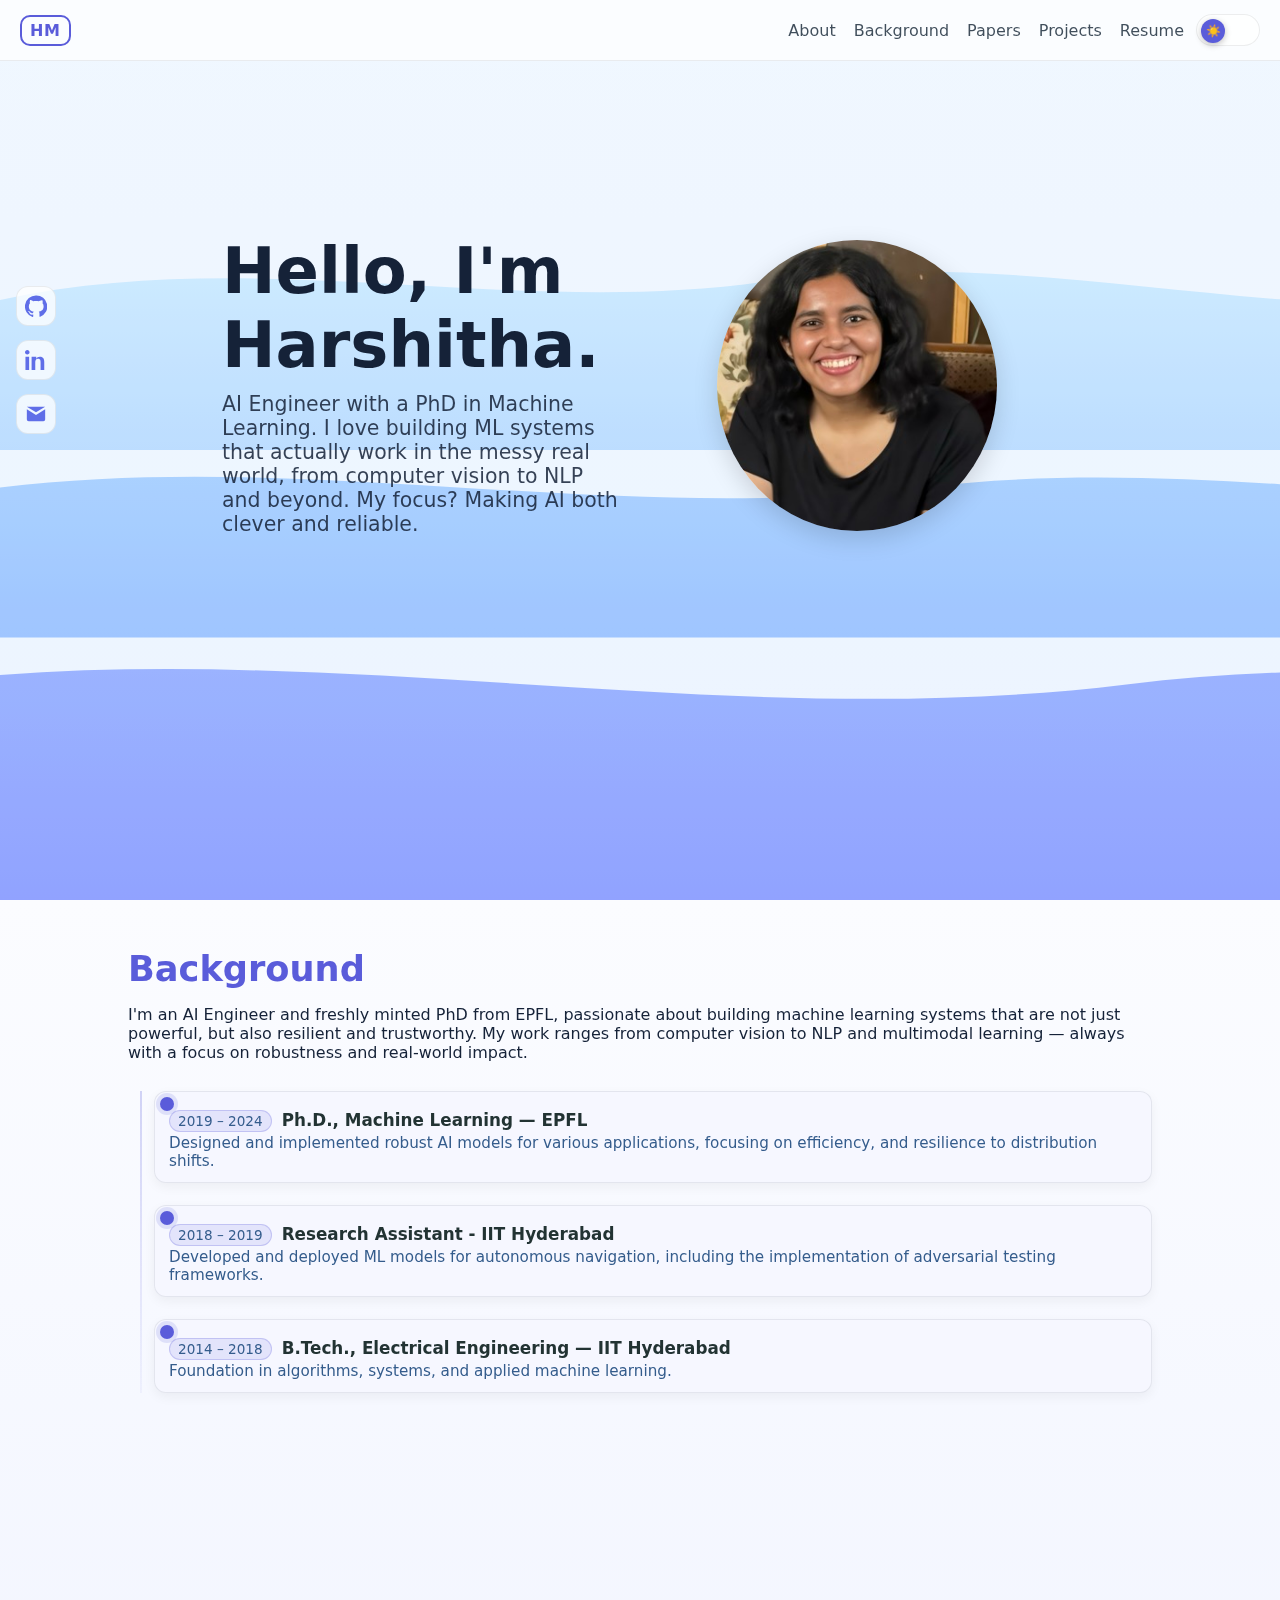
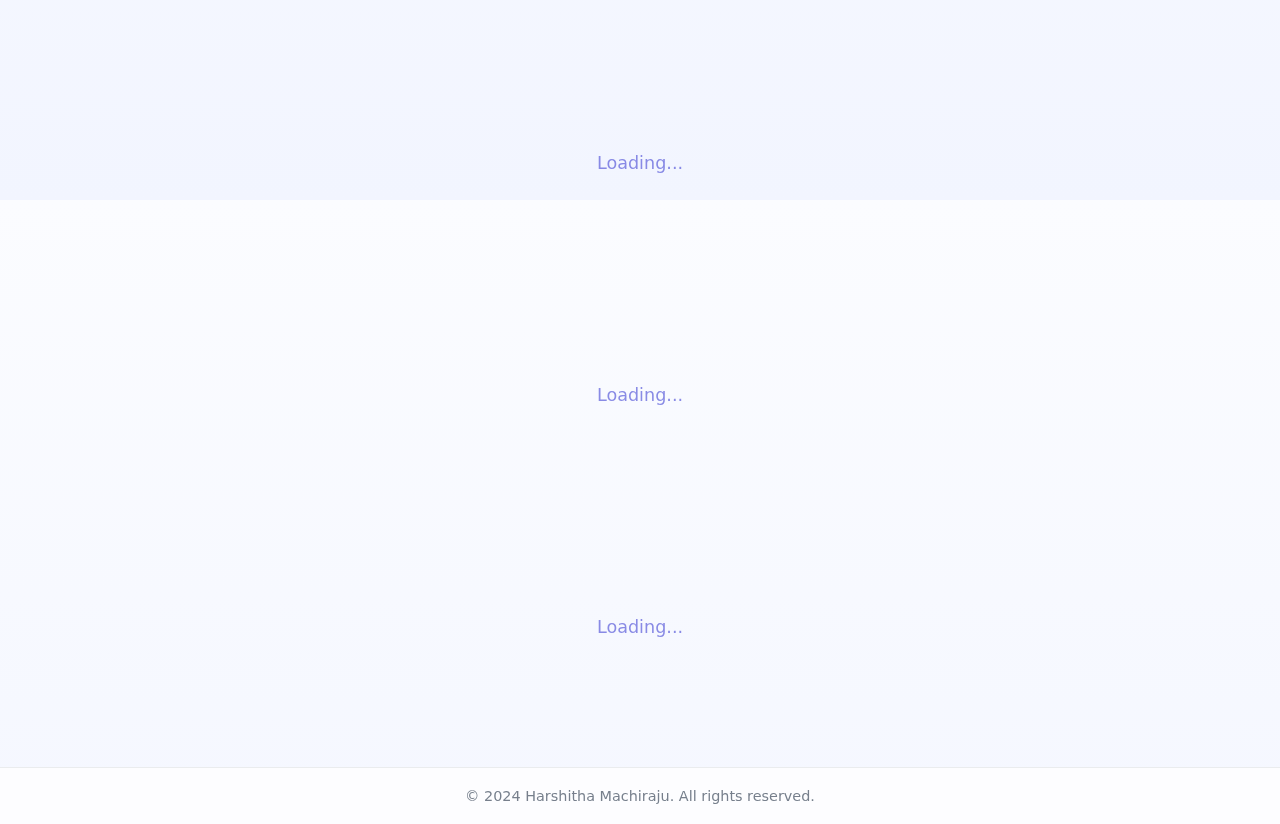
<file: index.html>
<!DOCTYPE html>
<html lang="en">
<head>
  <meta charset="UTF-8" />
  <meta name="viewport" content="width=device-width, initial-scale=1.0" />
  <title>Harshitha Machiraju — Portfolio</title>
  <link rel="icon" href="assets/favicon.svg" type="image/svg+xml" />
  <script>/*! early-theme */(function(){try{var k='hm-theme',t=localStorage.getItem(k);if(t==='dark'||t==='light'){document.documentElement.classList.add(t);} }catch(e){}})();</script>
  <link rel="stylesheet" href="style.css" />
</head>
<body>
  <!-- Flowing waves background -->
  <div class="wave-bg" aria-hidden="true"></div>

  <!-- Sticky header with brand and navigation links -->
  <header class="site-header">
    <a class="brand" href="#">HM</a>
    <button class="menu-toggle" aria-label="Toggle navigation" aria-expanded="false">☰</button>
    <nav class="site-nav" data-collapsible>
      <a href="#about">About</a>
      <a href="#background">Background</a>
      <a href="#papers">Papers</a>
      <a href="#projects">Projects</a>
      <a href="assets/Resume general AI.pdf" target="_blank">Resume</a>
      <input id="theme-toggle" type="checkbox" class="theme-toggle-input" aria-label="Toggle dark mode" />
      <label for="theme-toggle" class="theme-toggle" title="Toggle theme" aria-hidden="true"></label>
      <!-- <a href="#writing">Writing</a> -->
      <!-- <a href="#contact">Contact</a> -->
    </nav>
  </header>

  <!-- Floating social icons bar -->
  <aside class="social-bar" aria-label="Social links">
    <a href="https://github.com/harsmac" aria-label="GitHub" target="_blank" rel="noreferrer">
      <svg width="22" height="22" viewBox="0 0 24 24" fill="currentColor" aria-hidden="true"><path d="M12 .5a12 12 0 0 0-3.8 23.4c.6.1.8-.3.8-.6v-2c-3.3.7-4-1.4-4-1.4-.6-1.4-1.3-1.8-1.3-1.8-1-.7.1-.7.1-.7 1.1.1 1.7 1.2 1.7 1.2 1 1.7 2.7 1.2 3.3.9.1-.8.4-1.2.7-1.5-2.6-.3-5.3-1.3-5.3-5.8 0-1.3.5-2.4 1.2-3.3-.1-.3-.5-1.6.1-3.3 0 0 1-.3 3.4 1.3 1-.3 2-.4 3-.4s2 .1 3 .4C18 5.4 19 5.7 19 5.7c.6 1.7.2 3 .1 3.3.8.9 1.2 2 1.2 3.3 0 4.5-2.7 5.5-5.3 5.8.4.3.8 1 .8 2v3c0 .3.2.7.8.6A12 12 0 0 0 12 .5z"/></svg>
    </a>
    <a href="https://www.linkedin.com/in/harshitha-machiraju" aria-label="LinkedIn" target="_blank" rel="noreferrer">
      <svg width="22" height="22" viewBox="0 0 24 24" fill="currentColor" aria-hidden="true"><path d="M4.98 3.5C4.98 4.88 3.86 6 2.5 6S0 4.88 0 3.5 1.12 1 2.5 1 4.98 2.12 4.98 3.5zM.5 8.5h4V23h-4V8.5zM8.5 8.5h3.8v2h.1c.5-1 1.8-2.1 3.8-2.1 4 0 4.8 2.6 4.8 6v8.6h-4V15c0-1.9 0-4.4-2.7-4.4-2.7 0-3.1 2.1-3.1 4.2V23h-4V8.5z"/></svg>
    </a>
    <a href="mailto:harshitha.acad@gmail.com" aria-label="Email">
      <svg width="22" height="22" viewBox="0 0 24 24" fill="currentColor" aria-hidden="true"><path d="M12 13 2 6.76V18a2 2 0 0 0 2 2h16a2 2 0 0 0 2-2V6.76L12 13zm10-9H2l10 6 10-6z"/></svg>
    </a>
  </aside>

  <main>
    <!-- Hero section -->
    <section class="hero" id="about">
      <div class="hero-text">
        <h1>Hello, I'm Harshitha.</h1>
        <p>AI Engineer with a PhD in Machine Learning. I love building ML systems that actually work in the messy real world, from
        computer vision to NLP and beyond. My focus? Making AI both clever and reliable.</p>
        <!-- <a class="cta" href="#projects">See projects</a> -->
      </div>
      <div class="hero-photo">
        <img src="assets/profile_pic.jpeg" alt="Photo of Harshitha" />
      </div>
    </section>

    <!-- Sections will be loaded dynamically -->
  </main>

  <!-- Parallax scroll script -->
  <script src="parallax.js"></script>
  <!-- Section loader script -->
  <script src="section-loader.js"></script>
  <script src="menu.js"></script>
  <script src="theme.js"></script>

  <!-- Copyright notice -->
  <footer class="copyright">
    <p>&copy; 2024 Harshitha Machiraju. All rights reserved.</p>
  </footer>
</body>
</html>
</file>
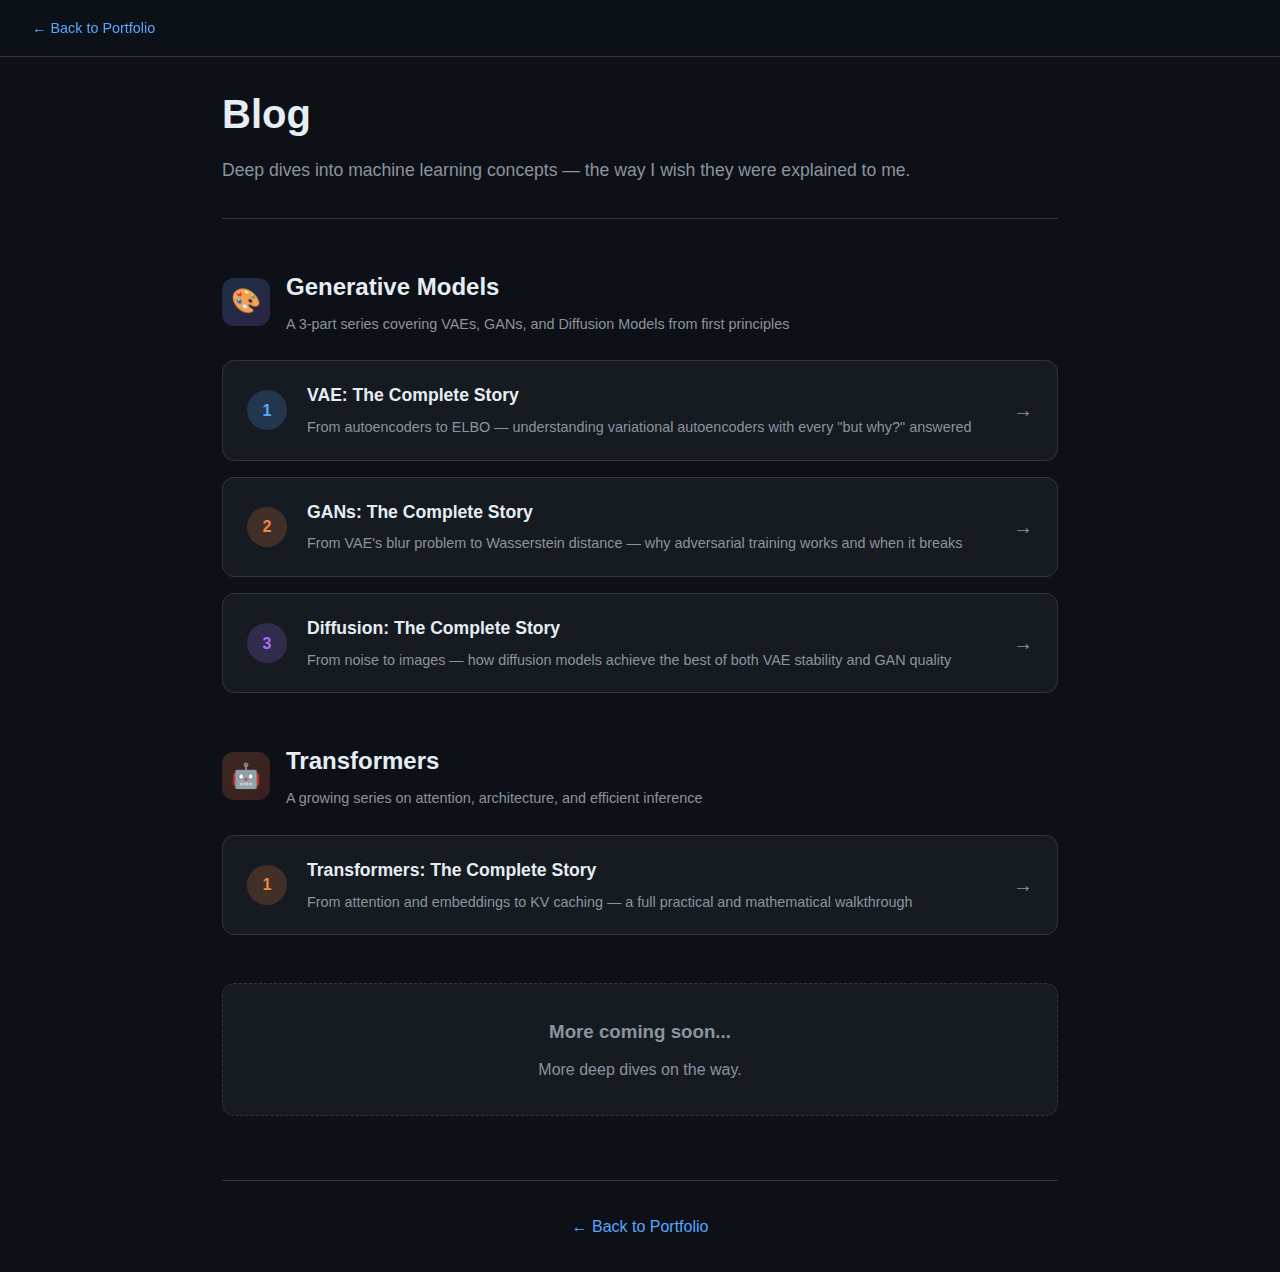
<file: blog/index.html>
<!DOCTYPE html>
<html lang="en">

<head>
    <meta charset="UTF-8">
    <meta name="viewport" content="width=device-width, initial-scale=1.0">
    <title>Blog — Harshitha Machiraju</title>
    <link rel="icon" href="/assets/favicon.svg" type="image/svg+xml">
    <style>
        :root {
            --bg: #0d1117;
            --bg-secondary: #161b22;
            --bg-tertiary: #21262d;
            --text: #e6edf3;
            --text-muted: #8b949e;
            --accent: #58a6ff;
            --accent-green: #3fb950;
            --accent-orange: #f0883e;
            --accent-purple: #a371f7;
            --border: #30363d;
        }

        * {
            margin: 0;
            padding: 0;
            box-sizing: border-box;
        }

        body {
            font-family: -apple-system, BlinkMacSystemFont, 'Segoe UI', Roboto, Oxygen, Ubuntu, sans-serif;
            background: var(--bg);
            color: var(--text);
            line-height: 1.7;
            padding: 2rem;
            padding-top: 80px;
            max-width: 900px;
            margin: 0 auto;
        }

        /* Navigation Header */
        .blog-nav {
            position: fixed;
            top: 0;
            left: 0;
            right: 0;
            background: rgba(13, 17, 23, 0.95);
            backdrop-filter: blur(10px);
            border-bottom: 1px solid var(--border);
            padding: 1rem 2rem;
            z-index: 100;
            display: flex;
            justify-content: space-between;
            align-items: center;
        }

        .blog-nav a {
            color: var(--accent);
            text-decoration: none;
            font-size: 0.9rem;
            transition: opacity 0.2s;
        }

        .blog-nav a:hover {
            opacity: 0.8;
        }

        .blog-nav .back-link {
            display: flex;
            align-items: center;
            gap: 0.5rem;
        }

        /* Page Header */
        .page-header {
            margin-bottom: 3rem;
            padding-bottom: 2rem;
            border-bottom: 1px solid var(--border);
        }

        .page-header h1 {
            font-size: 2.5rem;
            margin-bottom: 0.5rem;
            color: var(--text);
        }

        .page-header p {
            color: var(--text-muted);
            font-size: 1.1rem;
        }

        /* Series Section */
        .series-section {
            margin-bottom: 3rem;
        }

        .series-header {
            display: flex;
            align-items: center;
            gap: 1rem;
            margin-bottom: 1.5rem;
        }

        .series-icon {
            width: 48px;
            height: 48px;
            border-radius: 12px;
            display: flex;
            align-items: center;
            justify-content: center;
            font-size: 1.5rem;
        }

        .series-icon.generative {
            background: linear-gradient(135deg, rgba(88, 166, 255, 0.2), rgba(163, 113, 247, 0.2));
        }

        .series-icon.transformers {
            background: linear-gradient(135deg, rgba(240, 136, 62, 0.2), rgba(248, 81, 73, 0.2));
        }

        .series-title {
            flex: 1;
        }

        .series-title h2 {
            font-size: 1.5rem;
            color: var(--text);
            margin-bottom: 0.25rem;
        }

        .series-title p {
            color: var(--text-muted);
            font-size: 0.9rem;
            margin: 0;
        }

        /* Chapter List */
        .chapter-list {
            display: flex;
            flex-direction: column;
            gap: 1rem;
        }

        .chapter-card {
            display: flex;
            align-items: center;
            gap: 1.25rem;
            padding: 1.25rem 1.5rem;
            background: var(--bg-secondary);
            border: 1px solid var(--border);
            border-radius: 12px;
            text-decoration: none;
            color: inherit;
            transition: all 0.2s ease;
        }

        .chapter-card:hover {
            background: var(--bg-tertiary);
            border-color: var(--accent);
            transform: translateX(4px);
        }

        .chapter-number {
            width: 40px;
            height: 40px;
            border-radius: 50%;
            display: flex;
            align-items: center;
            justify-content: center;
            font-weight: 700;
            font-size: 1rem;
            flex-shrink: 0;
        }

        .chapter-number.vae {
            background: rgba(88, 166, 255, 0.2);
            color: var(--accent);
        }

        .chapter-number.gan {
            background: rgba(240, 136, 62, 0.2);
            color: var(--accent-orange);
        }

        .chapter-number.diffusion {
            background: rgba(163, 113, 247, 0.2);
            color: var(--accent-purple);
        }

        .chapter-number.transformers {
            background: rgba(240, 136, 62, 0.2);
            color: var(--accent-orange);
        }

        .chapter-content {
            flex: 1;
        }

        .chapter-content h3 {
            font-size: 1.1rem;
            color: var(--text);
            margin-bottom: 0.25rem;
        }

        .chapter-content p {
            color: var(--text-muted);
            font-size: 0.9rem;
            margin: 0;
        }

        .chapter-arrow {
            color: var(--text-muted);
            font-size: 1.25rem;
            transition: transform 0.2s;
        }

        .chapter-card:hover .chapter-arrow {
            transform: translateX(4px);
            color: var(--accent);
        }

        /* Coming Soon */
        .coming-soon {
            background: var(--bg-secondary);
            border: 1px dashed var(--border);
            border-radius: 12px;
            padding: 2rem;
            text-align: center;
            color: var(--text-muted);
        }

        .coming-soon h3 {
            margin-bottom: 0.5rem;
            color: var(--text-muted);
        }

        /* Footer */
        .blog-footer {
            margin-top: 4rem;
            padding-top: 2rem;
            border-top: 1px solid var(--border);
            text-align: center;
            color: var(--text-muted);
        }

        .blog-footer a {
            color: var(--accent);
            text-decoration: none;
        }

        .blog-footer a:hover {
            text-decoration: underline;
        }

        @media (max-width: 600px) {
            body {
                padding: 1rem;
                padding-top: 70px;
            }

            .blog-nav {
                padding: 0.75rem 1rem;
            }

            .page-header h1 {
                font-size: 1.8rem;
            }

            .chapter-card {
                padding: 1rem;
            }

            .chapter-content p {
                display: none;
            }
        }
    </style>
</head>

<body>
    <!-- Navigation -->
    <nav class="blog-nav">
        <a href="../index.html#blog" class="back-link">← Back to Portfolio</a>
    </nav>

    <!-- Page Header -->
    <header class="page-header">
        <h1>Blog</h1>
        <p>Deep dives into machine learning concepts — the way I wish they were explained to me.</p>
    </header>

    <!-- Generative Models Series -->
    <section class="series-section">
        <div class="series-header">
            <div class="series-icon generative">🎨</div>
            <div class="series-title">
                <h2>Generative Models</h2>
                <p>A 3-part series covering VAEs, GANs, and Diffusion Models from first principles</p>
            </div>
        </div>

        <div class="chapter-list">
            <a href="vae.html" class="chapter-card">
                <div class="chapter-number vae">1</div>
                <div class="chapter-content">
                    <h3>VAE: The Complete Story</h3>
                    <p>From autoencoders to ELBO — understanding variational autoencoders with every "but why?" answered
                    </p>
                </div>
                <span class="chapter-arrow">→</span>
            </a>

            <a href="gan.html" class="chapter-card">
                <div class="chapter-number gan">2</div>
                <div class="chapter-content">
                    <h3>GANs: The Complete Story</h3>
                    <p>From VAE's blur problem to Wasserstein distance — why adversarial training works and when it
                        breaks</p>
                </div>
                <span class="chapter-arrow">→</span>
            </a>

            <a href="diffusion.html" class="chapter-card">
                <div class="chapter-number diffusion">3</div>
                <div class="chapter-content">
                    <h3>Diffusion: The Complete Story</h3>
                    <p>From noise to images — how diffusion models achieve the best of both VAE stability and GAN
                        quality</p>
                </div>
                <span class="chapter-arrow">→</span>
            </a>

        </div>
    </section>

    <!-- Transformers Series -->
    <section class="series-section">
        <div class="series-header">
            <div class="series-icon transformers">🤖</div>
            <div class="series-title">
                <h2>Transformers</h2>
                <p>A growing series on attention, architecture, and efficient inference</p>
            </div>
        </div>

        <div class="chapter-list">
            <a href="transformers.html" class="chapter-card">
                <div class="chapter-number transformers">1</div>
                <div class="chapter-content">
                    <h3>Transformers: The Complete Story</h3>
                    <p>From attention and embeddings to KV caching — a full practical and mathematical walkthrough</p>
                </div>
                <span class="chapter-arrow">→</span>
            </a>
        </div>
    </section>

    <!-- Coming Soon -->
    <section class="series-section">
        <div class="coming-soon">
            <h3>More coming soon...</h3>
            <p>More deep dives on the way.</p>
        </div>
    </section>

    <!-- Footer -->
    <footer class="blog-footer">
        <p>
            <a href="../index.html#blog">← Back to Portfolio</a>
        </p>
    </footer>
</body>

</html>
</file>
<file: style.css>
/*
  Styles for Harshitha Machiraju's portfolio
  This stylesheet combines a soft pastel palette with a flowing wave
  background. It is tailored to be ADHD‑friendly: clean typography,
  generous whitespace and gentle interactions.
*/

/* Base resets and root variables */
* {
  box-sizing: border-box;
}

html,
body {
  height: 100%;
}

body {
  margin: 0;
  font-family: ui-sans-serif, system-ui, -apple-system, Segoe UI, Roboto, Inter, 'Helvetica Neue', Arial, 'Noto Sans', 'Apple Color Emoji', 'Segoe UI Emoji';
  /* Theme tokens */
  --color-text: #152238;
  /* calm ink */
  --color-surface: rgba(255, 255, 255, 0.75);
  --color-surface-strong: rgba(255, 255, 255, 0.95);
  --color-border: rgba(13, 27, 42, 0.08);
  --brand: #5f6ee8;
  /* slightly softer purple */
  /* Cards (timeline boxes) */
  --card-bg: #f6f7ff;
  /* gentle lavender wash */
  --card-border: rgba(95, 110, 232, 0.18);
  /* Tag/Chip styles */
  --chip-bg: #eef2ff;
  /* subtler than white */
  --chip-border: rgba(95, 110, 232, 0.28);
  --chip-text: #3a4599;
  color: var(--color-text);
  /* Light background – avoids an overly blue cast */
  background: linear-gradient(180deg, #fbfcff, #f2f5ff);
  /* Parallax scroll variable updated by JS */
  --scroll: 0;
}

/* Push content below fixed header height */
main {
  padding-top: 70px;
}

/* Flowing wave background */
/* Use your SVG's real width (W) here */
:root {
  --tile: 2048px;
}

/* example: if your SVG width/viewBox width is 2048 */

.wave-bg {
  position: fixed;
  inset: 0;
  z-index: -1;
  background: url('assets/expansive-waves-oldold.svg') repeat-x left center / var(--tile) 100%;
  animation: drift 30s linear infinite;
  transform: translateY(calc(var(--scroll) * -1px));
  /* keep vertical parallax */
  opacity: 0.8;
}

body.dark .wave-bg {
  opacity: 0.35;
}

@keyframes drift {
  from {
    background-position-x: 500;
  }

  to {
    background-position-x: calc(var(--tile) * -1);
  }
}

/* Header styles */
.site-header {
  position: fixed;
  top: 0;
  left: 0;
  right: 0;
  display: flex;
  align-items: center;
  justify-content: space-between;
  padding: 14px 20px;
  padding-top: calc(14px + env(safe-area-inset-top));
  backdrop-filter: blur(6px);
  background: var(--color-surface);
  border-bottom: 1px solid var(--color-border);
  z-index: 5;
}

.menu-toggle {
  display: none;
  background: none;
  border: 0;
  font-size: 24px;
  line-height: 1;
  color: var(--brand);
}

.brand {
  font-weight: 800;
  letter-spacing: 0.04em;
  text-decoration: none;
  color: #5a5cda;
  border: 2px solid #5a5cda;
  padding: 4px 8px;
  border-radius: 10px;
}

.site-nav {
  display: flex;
  align-items: center;
}

.site-nav a {
  margin-left: 18px;
  text-decoration: none;
  color: #123;
  opacity: 0.8;
  transition: opacity 0.2s ease, color 0.2s ease;
}

.site-nav a:hover {
  opacity: 1;
  color: #5a5cda;
}

/* Toggle control */
.theme-toggle-input {
  display: none;
}

.theme-toggle {
  display: inline-grid;
  grid-template-columns: 1fr 1fr;
  align-items: center;
  width: 64px;
  height: 32px;
  margin-left: 12px;
  padding: 4px;
  border-radius: 999px;
  background: var(--color-surface);
  border: 1px solid var(--color-border);
  position: relative;
  cursor: pointer;
}

.theme-toggle::before {
  content: '';
}

.theme-toggle::after {
  content: '☀️';
  position: absolute;
  top: 4px;
  left: 4px;
  width: 24px;
  height: 24px;
  border-radius: 50%;
  background: #5a5cda;
  box-shadow: 0 2px 6px rgba(0, 0, 0, .25);
  display: grid;
  place-items: center;
  color: #fff;
  font-size: 12px;
  transition: transform .25s ease;
}

.theme-toggle-input:checked+.theme-toggle::before {
  content: '';
}

.theme-toggle-input:checked+.theme-toggle::after {
  transform: translateX(32px);
  content: '🌙';
}

/* Floating social bar */
.social-bar {
  position: fixed;
  left: 16px;
  top: 40%;
  transform: translateY(-50%);
  display: grid;
  gap: 14px;
  z-index: 4;
}

.social-bar a {
  display: grid;
  place-items: center;
  width: 40px;
  height: 40px;
  border-radius: 12px;
  color: var(--brand);
  background: var(--color-surface);
  border: 1px solid var(--color-border);
  transition: transform 0.2s ease, background 0.2s ease;
}

.social-bar a:hover {
  transform: translateY(-2px) scale(1.06);
  background: var(--color-surface-strong);
}

/* Hero section */
/* .hero {
  min-height: 70vh;
  display: grid;
  align-content: center;
  padding: 12vh 10vw 14vh;
  text-align: left;
} */
.hero {
  display: flex;
  align-items: center;
  justify-content: space-between;
  padding: 18vh 10vw;
  min-height: 70vh;
  gap: 2rem;
  /* space between text and photo */
}

.hero h1 {
  font-size: clamp(2.2rem, 5vw, 4rem);
  margin: 0 0 10px;
}

.hero p {
  font-size: clamp(1.05rem, 1.6vw, 1.3rem);
  max-width: 60ch;
  opacity: 0.85;
  margin: 0;
}

/* Left column */
.hero-text {
  flex: 1;
}

/* Right column (photo) */
.hero-photo {
  flex: 1;
  display: flex;
  justify-content: center;
  perspective: 1000px;
}

.hero-photo img {
  max-width: 280px;
  /* control photo size */
  width: 100%;
  height: auto;
  border-radius: 50%;
  /* circle crop */
  box-shadow: 0 8px 24px rgba(0, 0, 0, 0.15);
  object-fit: cover;
  transition: transform 600ms ease;
  transform-origin: 50% 50%;
  backface-visibility: hidden;
  will-change: transform;
}

/* Flip state */
/* remove flip; using spin instead */

/* 360° horizontal spin */
@keyframes spinY360 {
  from {
    transform: rotateY(0deg);
  }

  to {
    transform: rotateY(360deg);
  }
}

.hero-photo img.is-spinning {
  animation: spinY360 900ms linear;
  transition: none;
}

/* On small screens: stack vertically */
@media (max-width: 768px) {
  .hero {
    flex-direction: column;
    text-align: center;
    padding: 12vh 8vw;
  }

  .hero-photo {
    margin-top: 2rem;
  }
}

/* Tablet adjustments */
@media (max-width: 1024px) {
  .hero {
    padding: 14vh 8vw;
  }

  .content {
    padding: 18vh 8vw;
  }
}

.cta {
  display: inline-block;
  margin-top: 18px;
  background: #5a5cda;
  color: white;
  text-decoration: none;
  padding: 10px 14px;
  border-radius: 12px;
  box-shadow: 0 6px 20px rgba(90, 92, 218, 0.25);
  transition: background-color 0.3s ease, transform 0.3s ease;
}

.cta:hover {
  background: #494bb5;
  transform: translateY(-2px);
}

/* Generic primary button used on secondary pages */
.primary-btn {
  display: inline-block;
  background: #5a5cda;
  color: #fff;
  text-decoration: none;
  padding: 10px 16px;
  border-radius: 12px;
  box-shadow: 0 6px 20px rgba(90, 92, 218, 0.25);
  transition: background-color 0.3s ease, transform 0.3s ease;
}

.primary-btn:hover {
  background: #494bb5;
  transform: translateY(-2px);
}

/* Content sections */
.content {
  padding: 24vh 10vw;
}

.content h2 {
  margin: 0 0 10px;
  font-size: clamp(1.6rem, 3.5vw, 2.2rem);
  color: #5a5cda;
}

/* Contact form */
.contact-form {
  margin-top: 1.2rem;
  max-width: 720px;
}

.form-row {
  display: flex;
  flex-direction: column;
  margin-bottom: 14px;
}

.form-row label {
  font-size: 0.9rem;
  color: #345c8c;
  margin-bottom: 6px;
}

.form-row input,
.form-row textarea {
  width: 100%;
  padding: 10px 12px;
  border-radius: 12px;
  border: 1px solid rgba(13, 27, 42, 0.15);
  background: rgba(255, 255, 255, 0.9);
  color: #0d1b2a;
  font: inherit;
  outline: none;
  transition: border-color 0.2s ease, box-shadow 0.2s ease;
}

.form-row input:focus,
.form-row textarea:focus {
  border-color: #5a5cda;
  box-shadow: 0 0 0 3px rgba(90, 92, 218, 0.15);
}

.form-hint {
  margin-top: 8px;
  font-size: 0.85rem;
  color: #345c8c;
}

/* Education timeline */
.timeline {
  position: relative;
  margin-top: 1.8rem;
  padding-left: 26px;
}

.timeline::before {
  content: '';
  position: absolute;
  left: 12px;
  top: 0;
  bottom: 0;
  width: 2px;
  background: linear-gradient(180deg, rgba(90, 92, 218, 0.25), rgba(90, 92, 218, 0.05));
}

.timeline-item {
  position: relative;
  margin: 0 0 22px 0;
}

.timeline-dot {
  position: absolute;
  left: 6px;
  top: 6px;
  width: 14px;
  height: 14px;
  border-radius: 50%;
  background: #5a5cda;
  box-shadow: 0 0 0 4px rgba(90, 92, 218, 0.15);
}

.timeline-content {
  background: var(--card-bg);
  border: 1px solid rgba(13, 27, 42, 0.08);
  border-radius: 12px;
  padding: 12px 14px;
  box-shadow: 0 4px 12px rgba(0, 0, 0, 0.05);
}

.timeline-header {
  display: flex;
  align-items: baseline;
  gap: 10px;
  flex-wrap: wrap;
}

.timeline-year {
  font-size: 0.85rem;
  color: #345c8c;
  background: rgba(90, 92, 218, 0.12);
  border: 1px solid rgba(90, 92, 218, 0.25);
  padding: 2px 8px;
  border-radius: 999px;
}

.timeline h3 {
  margin: 6px 0 4px 0;
  font-size: 1.05rem;
  color: #233;
}

.timeline p {
  margin: 0;
  color: #345c8c;
  font-size: 0.95rem;
}

/* Projects grid */
.projects-grid {
  display: grid;
  grid-template-columns: repeat(auto-fit, minmax(260px, 1fr));
  gap: 1.5rem;
  margin-top: 1.6rem;
}

.project-card {
  background: var(--card-bg);
  border-radius: 12px;
  overflow: hidden;
  text-decoration: none;
  color: inherit;
  box-shadow: 0 4px 12px rgba(0, 0, 0, 0.05);
  display: flex;
  flex-direction: column;
  transition: transform 0.3s ease, box-shadow 0.3s ease;
}

.project-card:hover {
  transform: translateY(-3px);
  box-shadow: 0 8px 20px rgba(0, 0, 0, 0.1);
}

.project-card img {
  width: 100%;
  height: 160px;
  object-fit: cover;
}

.project-card .card-content {
  padding: 1rem;
  flex: 1;
}

.project-card h3 {
  margin: 0 0 8px;
  font-size: 1.15rem;
  color: #333;
}

.project-card p {
  margin: 0;
  font-size: 0.9rem;
  color: #345c8c;
}

/* Responsive adjustments */
@media (max-width: 600px) {
  .menu-toggle {
    display: block;
  }

  .site-nav {
    position: absolute;
    top: 58px;
    right: 12px;
    left: 12px;
    background: var(--color-surface);
    border: 1px solid var(--color-border);
    border-radius: 12px;
    padding: 10px;
    display: none;
    flex-direction: column;
    gap: 10px;
  }

  .site-nav a {
    margin-left: 0;
  }

  .site-nav.open {
    display: flex;
  }

  .social-bar {
    left: 8px;
  }

  .projects-grid {
    grid-template-columns: 1fr;
  }

  .paper-list {
    grid-template-columns: 1fr;
  }

  .paper {
    padding: 12px;
  }
}

/* Media defaults for fluid images */
img,
svg,
video {
  max-width: 100%;
  height: auto;
}

/* Respect reduced motion preferences */
@media (prefers-reduced-motion: reduce) {
  .wave-bg {
    animation: none;
  }
}

/* Dark mode */
@media (prefers-color-scheme: dark) {
  body:not(.light) {
    --brand: #9ab0ff;
    --color-text: var(--brand);
    --color-surface: rgba(18, 22, 33, 0.65);
    --color-surface-strong: rgba(18, 22, 33, 0.9);
    --color-border: rgba(232, 238, 246, 0.14);
    --card-bg: #101521;
    /* deep slate */
    --card-border: rgba(154, 176, 255, 0.22);
    --chip-bg: rgba(154, 176, 255, 0.12);
    --chip-border: rgba(154, 176, 255, 0.35);
    --chip-text: #b8c6ff;
    background: linear-gradient(180deg, #0b0f18, #05070c);
  }

  body:not(.light) .site-nav a {
    color: var(--brand);
    opacity: 1;
  }

  body:not(.light) .site-nav a:hover {
    color: #c6d0ff;
  }

  body:not(.light) :where(h1, h2, h3, h4, h5, h6, p, li, a, span, small, em, strong, code) {
    color: var(--brand);
  }
}

/* Explicit dark class (overrides system) */
body.dark {
  --brand: #9ab0ff;
  --color-text: var(--brand);
  --color-surface: rgba(18, 22, 33, 0.65);
  --color-surface-strong: rgba(18, 22, 33, 0.9);
  --color-border: rgba(232, 238, 246, 0.14);
  --card-bg: #101521;
  --card-border: rgba(154, 176, 255, 0.22);
  --chip-bg: rgba(154, 176, 255, 0.12);
  --chip-border: rgba(154, 176, 255, 0.35);
  --chip-text: #b8c6ff;
  background: linear-gradient(180deg, #0b0f18, #05070c);
}

body.dark .site-nav a {
  color: var(--brand);
  opacity: 1;
}

body.dark .site-nav a:hover {
  color: #c6d0ff;
}

body.dark :where(h1, h2, h3, h4, h5, h6, p, li, a, span, small, em, strong, code) {
  color: var(--brand);
}

/* Ensure readable dark text on light surfaces in dark mode */
body.dark .paper,
body.dark .paper *,
body.dark .project-card,
body.dark .project-card *,
body.dark .timeline-content,
body.dark .timeline-content *,
body.dark .section-placeholder,
body.dark .section-placeholder *,
body.dark .content,
body.dark .content * {
  color: #9ab0ff !important;
  opacity: 1 !important;
}


/* Section loading states */
.section-placeholder {
  min-height: 200px;
  display: flex;
  align-items: center;
  justify-content: center;
  background: transparent;
  border-radius: 12px;
  margin: 2rem 0;
}

.section-placeholder .loading {
  color: #5a5cda;
  font-size: 1.1rem;
  opacity: 0.7;
}

.section-placeholder .error {
  color: #e74c3c;
  font-size: 1rem;
  opacity: 0.8;
}

/* Reduce oversized spacing on smaller screens while keeping separation */
@media (max-width: 768px) {
  .hero {
    padding: 16vh 10vw;
  }

  .content {
    padding: 18vh 8vw;
  }
}

.papers-header {
  display: flex;
  align-items: end;
  justify-content: space-between;
  gap: 1rem;
  margin-bottom: 1rem;
}

@media (max-width: 600px) {

  .content#papers,
  #papers.content,
  section#papers.content {
    padding-left: clamp(18px, 6vw, 2rem);
    padding-right: clamp(18px, 6vw, 2rem);
  }
}

.paper-controls {
  display: flex;
  gap: .6rem;
}

.paper-controls input,
.paper-controls select {
  padding: .6rem .8rem;
  border-radius: 10px;
  border: 1px solid var(--card-border);
  background: var(--card-bg);
  backdrop-filter: blur(6px);
}

.paper-list {
  list-style: none;
  padding: 0;
  margin: 0;
  display: grid;
  gap: 14px;
}

.paper {
  width: 100%;
  box-sizing: border-box;
  background: var(--card-bg);
  border: 1px solid rgba(0, 0, 0, .06);
  border-radius: 14px;
  padding: 14px 16px;
  backdrop-filter: blur(6px);
}

.paper-title {
  font-weight: 700;
  text-decoration: none;
  color: #0d1b2a;
}

.paper-title:hover {
  text-decoration: underline;
}

.paper-venue {
  margin-left: .6rem;
  font-size: .9rem;
  color: var(--chip-text);
  background: var(--chip-bg);
  border: 1px solid var(--chip-border);
  padding: .15rem .5rem;
  border-radius: 999px;
}

.paper-blurb {
  margin: 6px 0 8px;
  opacity: .9;
}

.paper-actions a {
  display: inline-block;
  margin-right: .6rem;
  padding: .25rem .55rem;
  font-size: .9rem;
  border-radius: 999px;
  text-decoration: none;
  background: #eef3ff;
}

.paper-tags {
  display: flex;
  gap: .4rem;
  flex-wrap: wrap;
  margin-top: 6px;
}

.paper-tags span {
  background: var(--chip-bg);
  color: var(--chip-text);
  border: 1px solid var(--chip-border);
  padding: .15rem .5rem;
  border-radius: 999px;
  font-size: .85rem;
}

.bibtex summary {
  cursor: pointer;
  font-size: .9rem;
  opacity: .85;
}

/* Copyright footer */
.copyright {
  text-align: center;
  padding: 20px env(safe-area-inset-right) 20px env(safe-area-inset-left);
  margin-top: 40px;
  background: var(--color-surface);
  border-top: 1px solid var(--color-border);
  backdrop-filter: blur(6px);
}

.copyright p {
  margin: 0;
  font-size: 0.9rem;
  color: #556070;
  opacity: 0.8;
}

@media (prefers-color-scheme: dark) {
  body:not(.light) .copyright p {
    color: #cbd6ff;
    opacity: 0.85;
  }
}

body.dark .copyright p {
  color: #cbd6ff;
  opacity: 0.85;
}

.decor-img {
  position: absolute;
  width: 200px;
  opacity: 0.15;
  z-index: -1;
}


.hero-art {
  width: 100%;
  max-height: 250px;
  opacity: 0.9;
  margin-top: 1.5rem;
}

.figure {
  display: block;
  max-width: 100%;
  margin: 2rem auto;
  border-radius: 12px;
  box-shadow: 0 4px 12px rgba(0, 0, 0, 0.08);
}

.section {
  scroll-margin-top: 85px;
  /* header offset */
  padding: 0 clamp(18px, 6vw, 2rem);
  max-width: 900px;
  /* matches index content width */
  margin: 0 auto;
  /* centers section horizontally */
}

.hero {
  scroll-margin-top: 85px;
  padding: 8rem 2rem;
  max-width: 900px;
  margin: 0 auto;
}

/* ============================================
   BLOG SECTION STYLES
   ============================================ */

/* Blog Header with View All Link */
.blog-header {
  display: flex;
  justify-content: space-between;
  align-items: flex-start;
  gap: 1rem;
  margin-bottom: 1.5rem;
}

.blog-header h2 {
  margin-bottom: 0.25rem;
}

#blog .section-intro {
  color: #345c8c;
  font-size: 1.05rem;
  margin: 0;
  max-width: 600px;
}

.view-all-link {
  color: #5a5cda;
  text-decoration: none;
  font-size: 0.95rem;
  font-weight: 500;
  white-space: nowrap;
  padding: 0.5rem 1rem;
  border: 1px solid rgba(90, 92, 218, 0.3);
  border-radius: 8px;
  transition: all 0.2s ease;
}

.view-all-link:hover {
  background: rgba(90, 92, 218, 0.1);
  border-color: #5a5cda;
}

body.dark .view-all-link {
  color: #9ab0ff;
  border-color: rgba(154, 176, 255, 0.3);
}

body.dark .view-all-link:hover {
  background: rgba(154, 176, 255, 0.1);
  border-color: #9ab0ff;
}

/* Series Label */
.blog-section-label {
  display: flex;
  align-items: center;
  gap: 0.75rem;
  margin-bottom: 1.25rem;
}

.latest-badge {
  background: linear-gradient(135deg, #5a5cda, #9f7aea);
  color: white;
  font-size: 0.7rem;
  font-weight: 600;
  padding: 0.3rem 0.6rem;
  border-radius: 4px;
  text-transform: uppercase;
  letter-spacing: 0.05em;
}

.series-name {
  color: #345c8c;
  font-size: 0.95rem;
  font-weight: 500;
}

body.dark .series-name {
  color: #9ab0ff;
}

/* Blog Card Meta */
.blog-card-meta {
  margin-bottom: 0.5rem;
}

body.dark #blog .section-intro {
  color: #9ab0ff;
}

/* Blog Grid */
.blog-grid {
  display: grid;
  grid-template-columns: repeat(auto-fit, minmax(280px, 1fr));
  gap: 1.5rem;
  margin-top: 1.5rem;
}

/* Blog Card */
.blog-card {
  background: var(--card-bg);
  border-radius: 14px;
  overflow: hidden;
  text-decoration: none;
  color: inherit;
  transition: transform 0.3s ease, box-shadow 0.3s ease;
  display: flex;
  flex-direction: column;
  border: 1px solid var(--card-border);
  box-shadow: 0 4px 12px rgba(0, 0, 0, 0.05);
}

.blog-card:hover {
  transform: translateY(-4px);
  box-shadow: 0 12px 32px rgba(90, 92, 218, 0.15);
}

/* Accent bar at top of card - unique color per article */
.blog-card-accent {
  height: 4px;
  width: 100%;
}

.blog-card-accent.vae {
  background: linear-gradient(90deg, #5a5cda, #9f7aea);
}

.blog-card-accent.gan {
  background: linear-gradient(90deg, #f6ad55, #ed8936);
}

.blog-card-accent.diffusion {
  background: linear-gradient(90deg, #9f7aea, #48bb78);
}

/* Card Content */
.blog-card-content {
  padding: 1.25rem;
  display: flex;
  flex-direction: column;
  gap: 0.6rem;
  flex: 1;
}

.blog-tag {
  font-size: 0.75rem;
  font-weight: 600;
  text-transform: uppercase;
  letter-spacing: 0.05em;
  color: var(--chip-text);
  background: var(--chip-bg);
  border: 1px solid var(--chip-border);
  padding: 0.15rem 0.5rem;
  border-radius: 999px;
  width: fit-content;
}

.blog-card h3 {
  font-size: 1.15rem;
  font-weight: 700;
  color: #152238;
  margin: 0;
  line-height: 1.3;
}

body.dark .blog-card h3 {
  color: #9ab0ff;
}

.blog-card p {
  font-size: 0.9rem;
  color: #345c8c;
  line-height: 1.55;
  margin: 0;
  flex: 1;
}

body.dark .blog-card p {
  color: #9ab0ff;
  opacity: 0.85;
}

.blog-read-more {
  font-size: 0.9rem;
  font-weight: 600;
  color: #5a5cda;
  margin-top: 0.5rem;
  transition: color 0.2s ease;
}

.blog-card:hover .blog-read-more {
  color: #494bb5;
}

body.dark .blog-read-more {
  color: #9ab0ff;
}

body.dark .blog-card:hover .blog-read-more {
  color: #c6d0ff;
}

/* Responsive */
@media (max-width: 600px) {
  .blog-grid {
    grid-template-columns: 1fr;
  }
}
</file>
